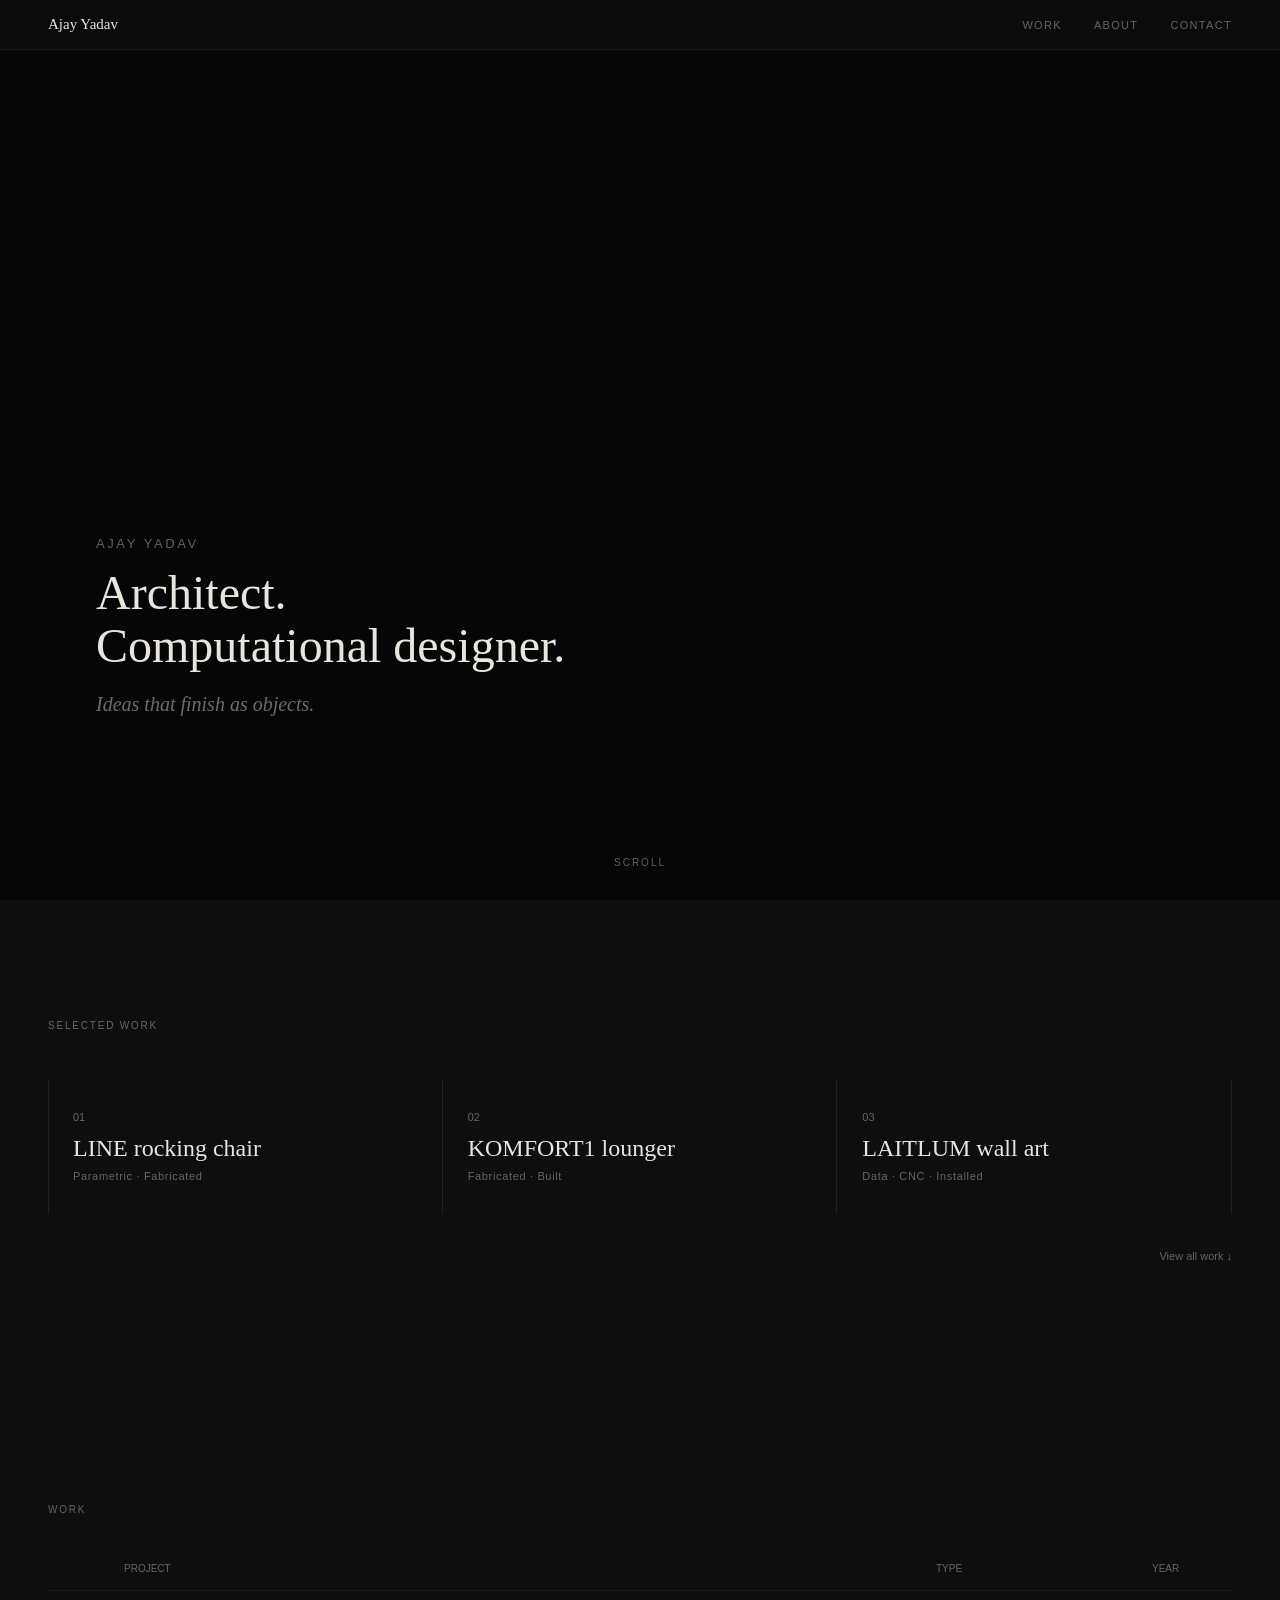
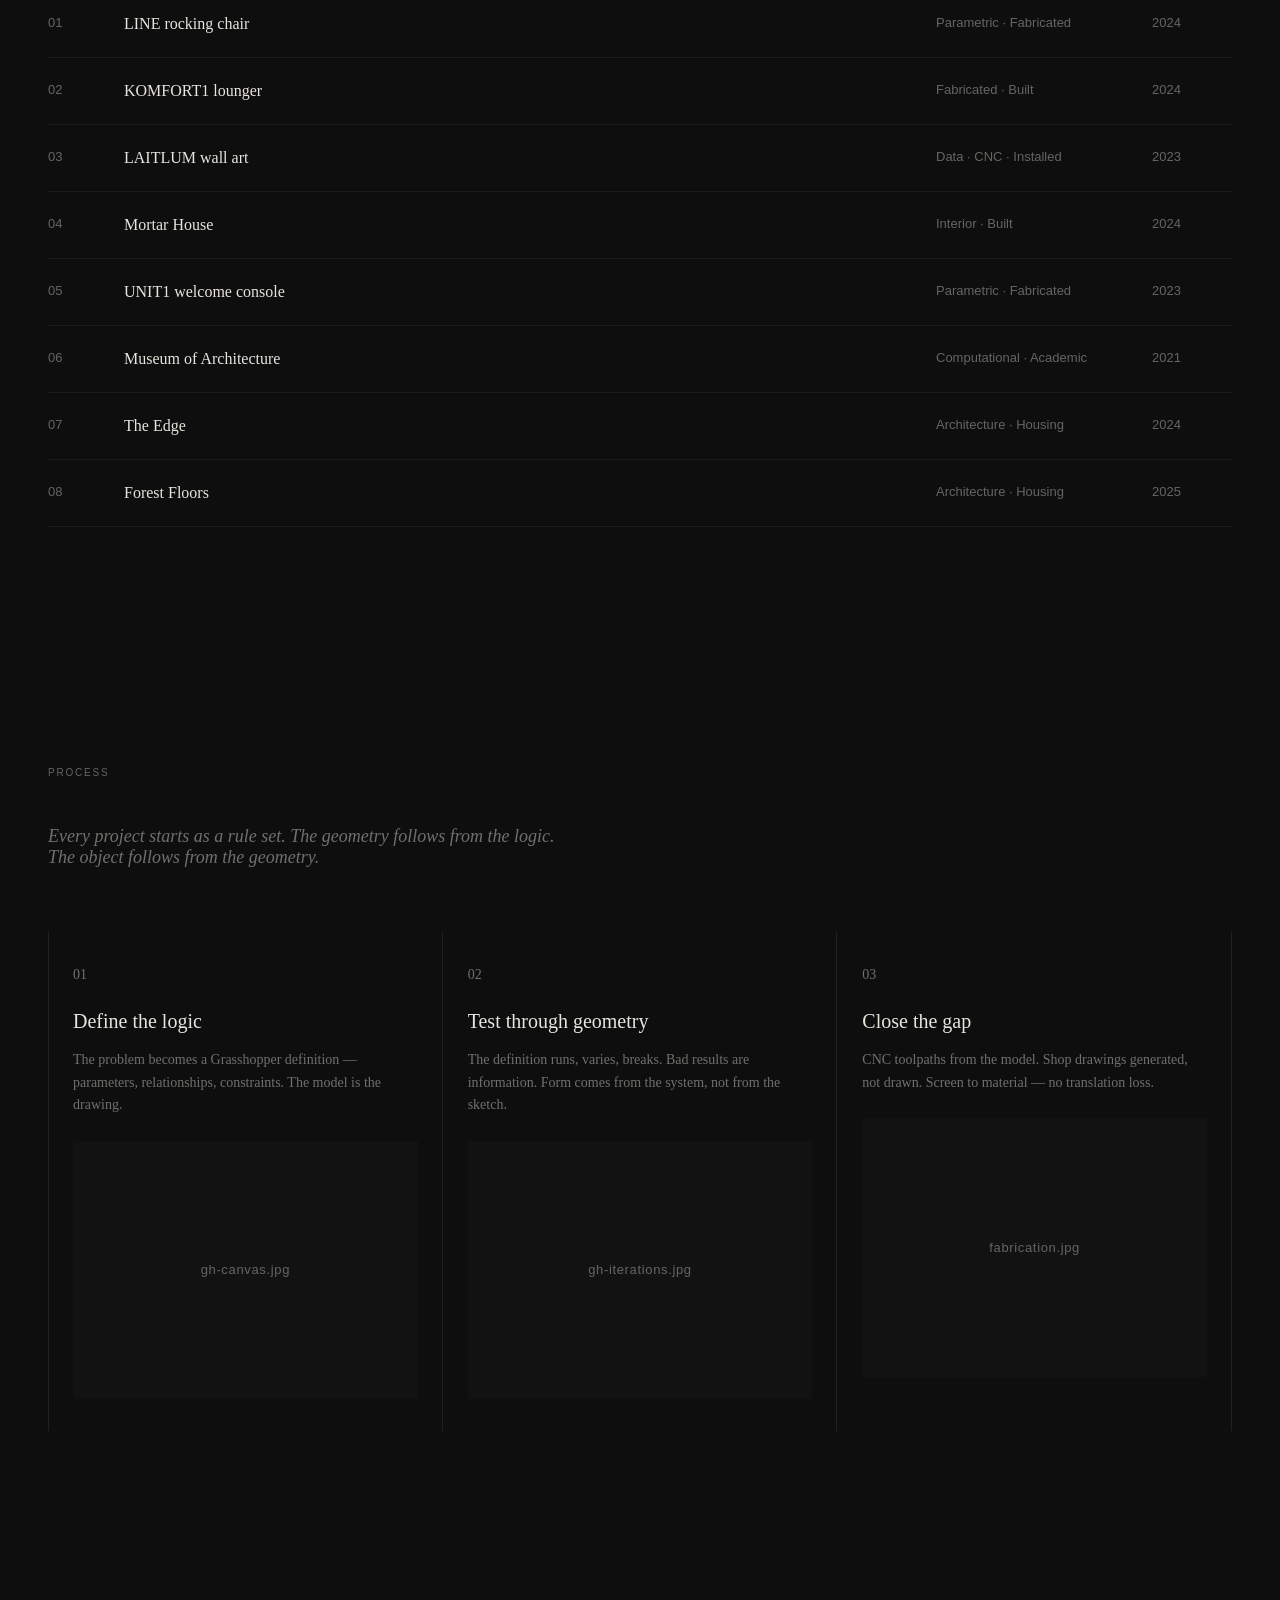
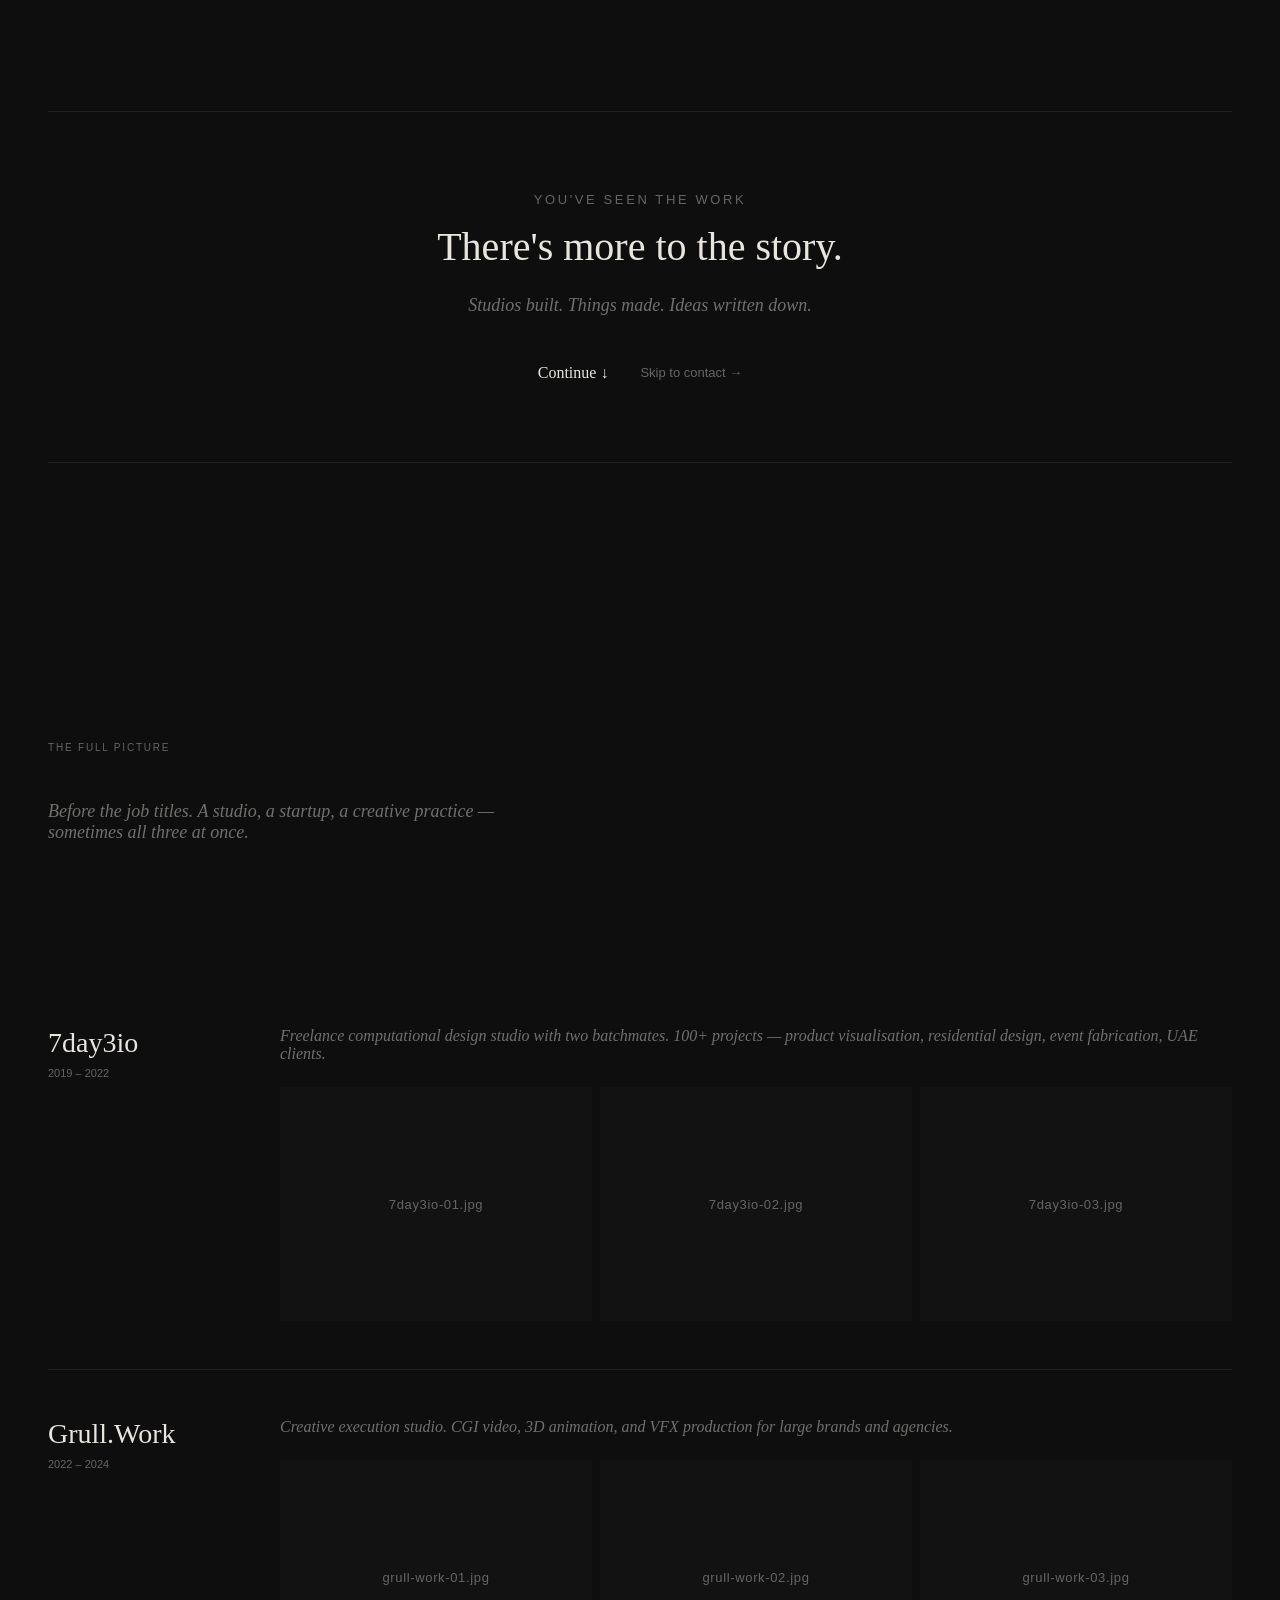
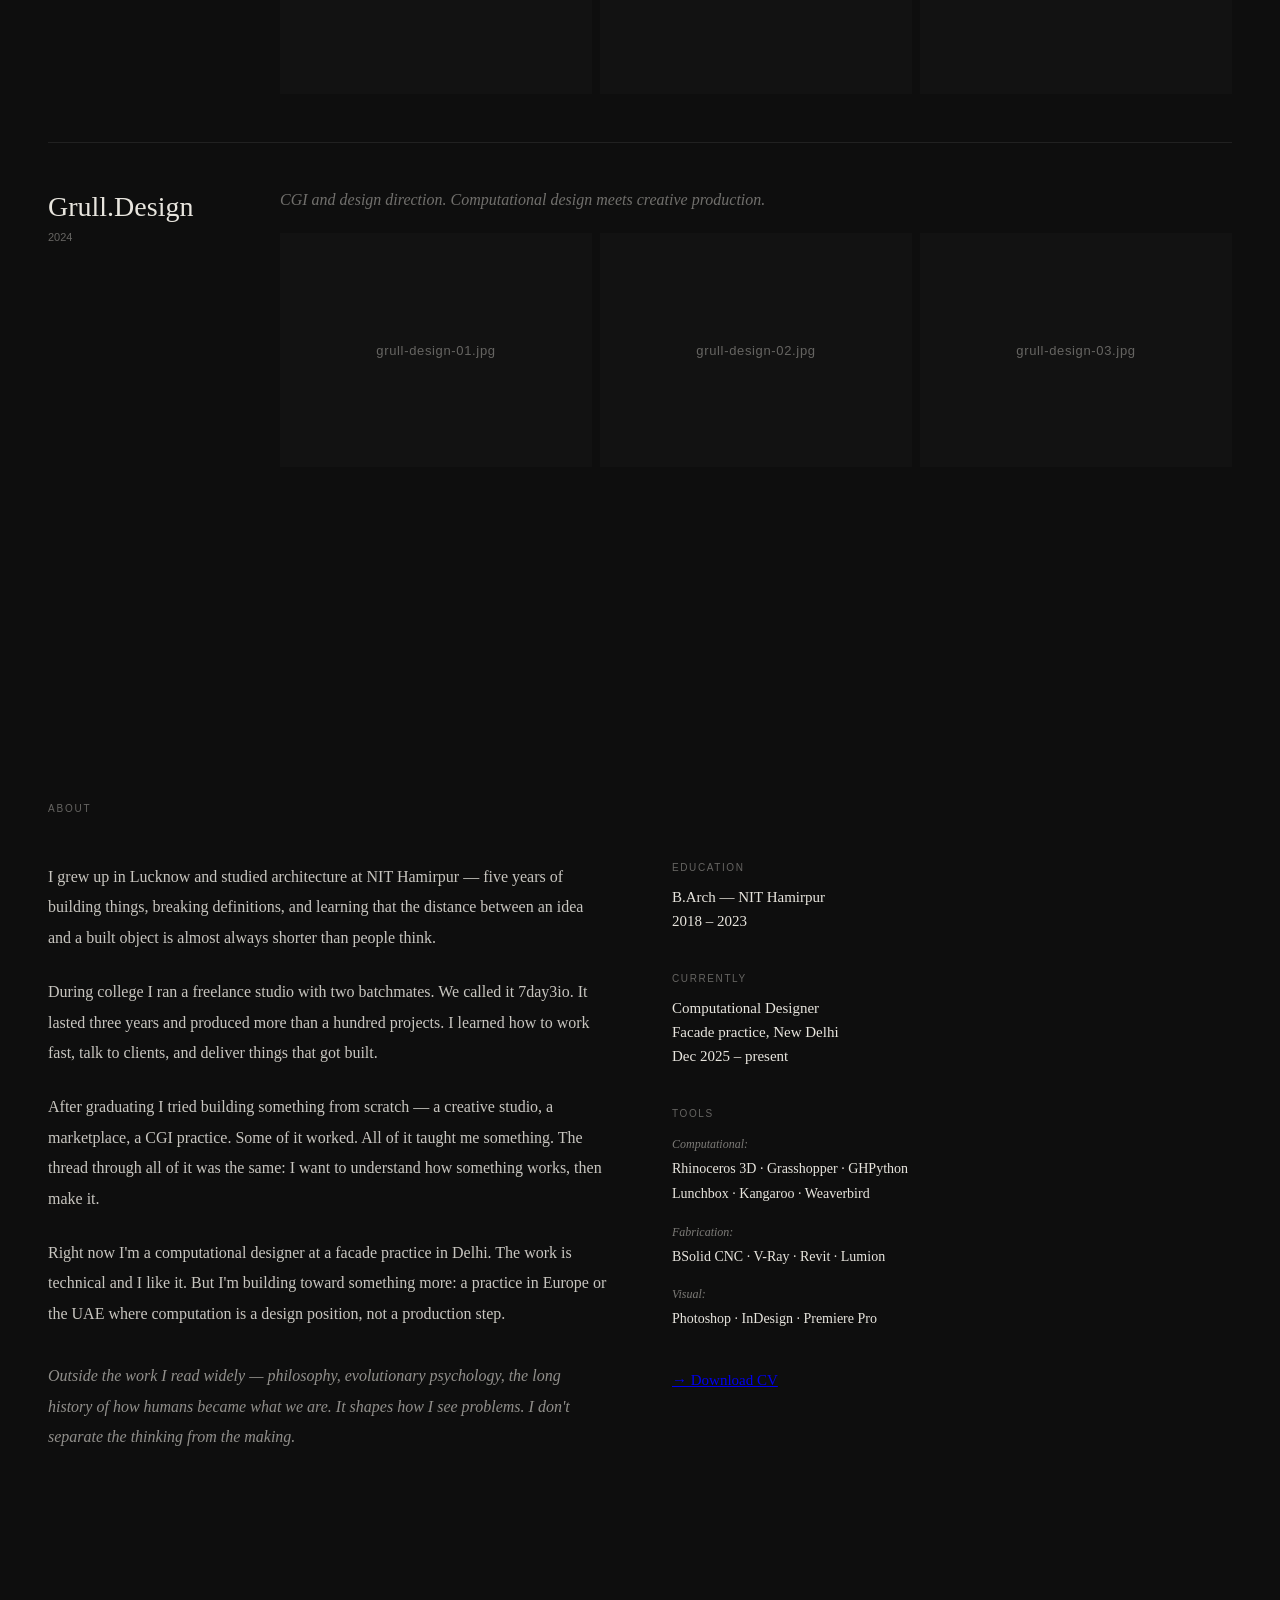
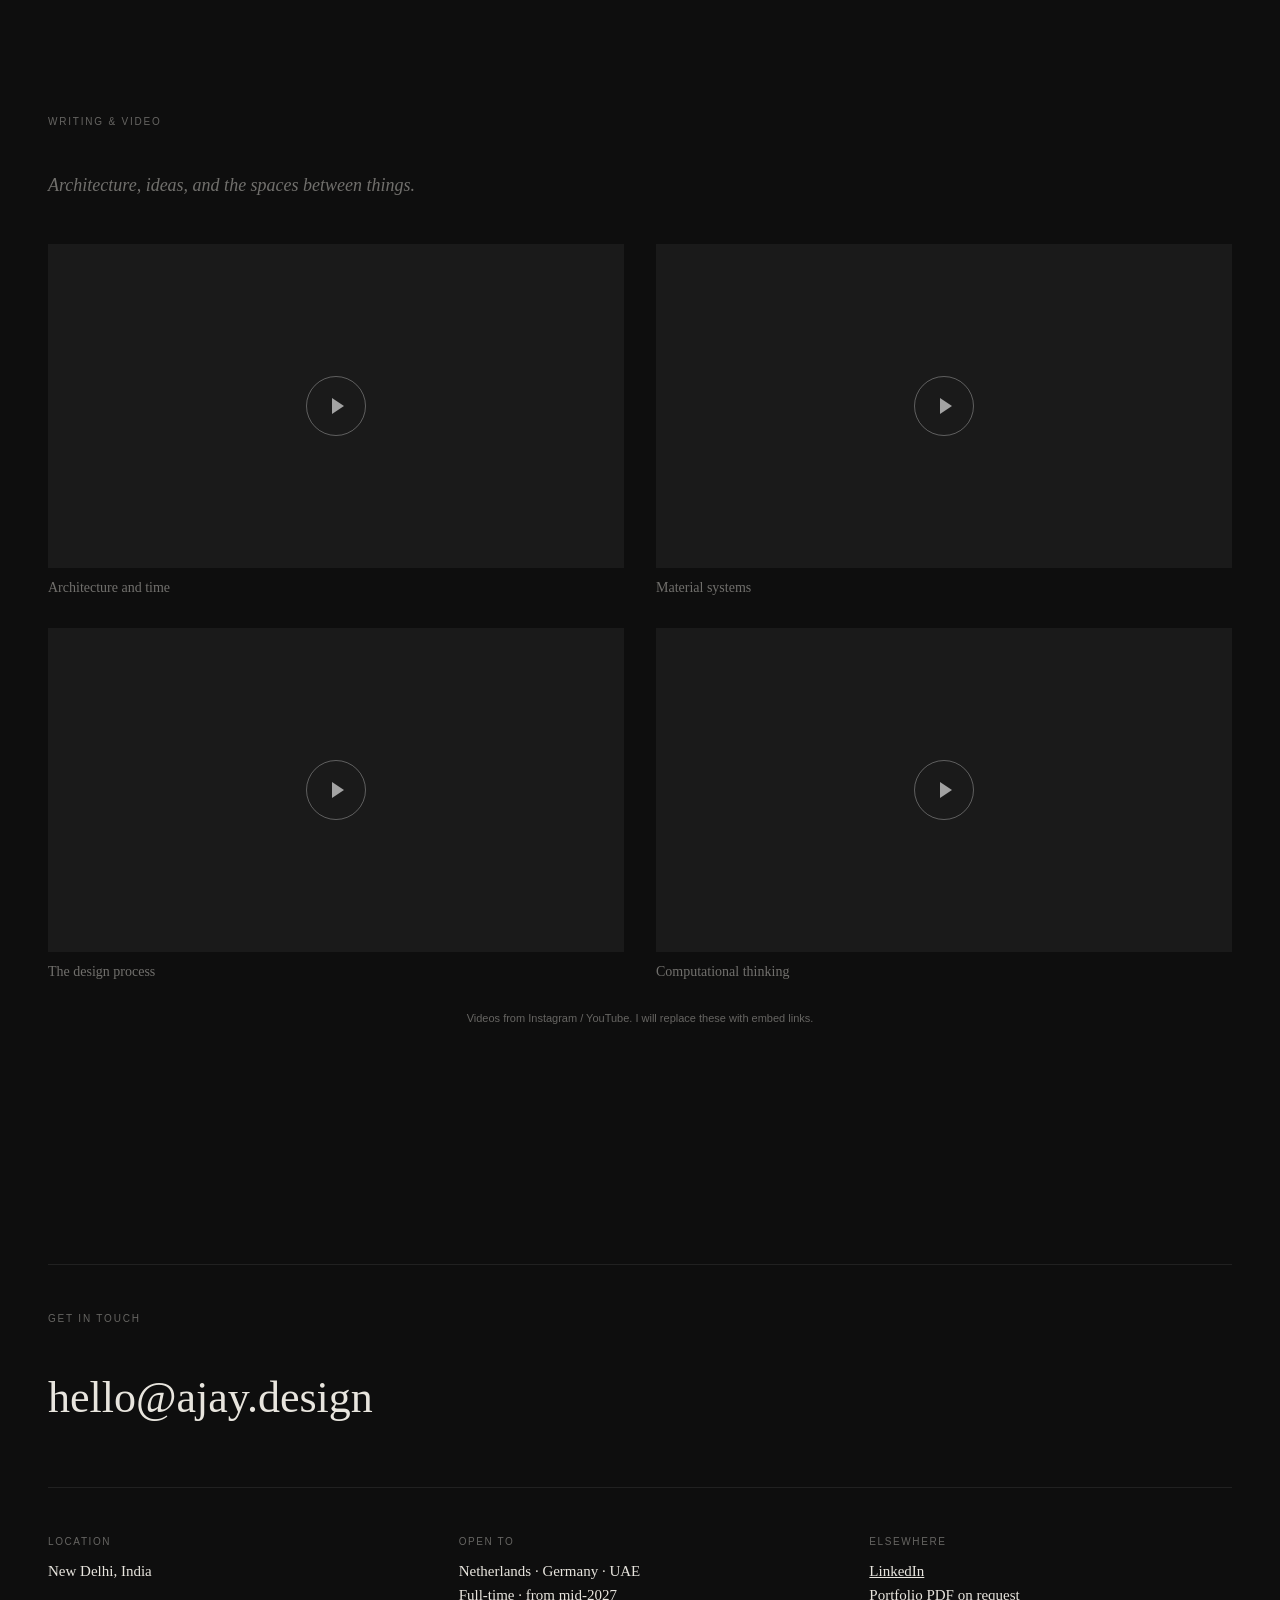
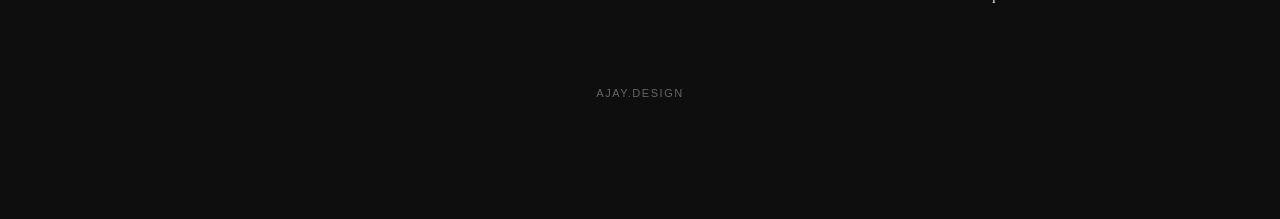
<file: ajay-portfolio-standalone.html>
<!DOCTYPE html>
<html lang="en">
<head>
    <meta charset="UTF-8">
    <meta name="viewport" content="width=device-width, initial-scale=1.0">
    <title>Ajay Yadav - Architect & Computational Designer</title>
    
    <style>
        * {
            margin: 0;
            padding: 0;
            box-sizing: border-box;
        }

        html {
            scroll-behavior: smooth;
        }

        body {
            margin: 0;
            font-family: -apple-system, BlinkMacSystemFont, "Segoe UI", "Roboto", "Oxygen", "Ubuntu", "Cantarell", "Fira Sans", "Droid Sans", "Helvetica Neue", sans-serif;
            -webkit-font-smoothing: antialiased;
            -moz-osx-font-smoothing: grayscale;
            background: #0E0E0E;
            color: #E8E5DE;
        }

        .app {
            background: #0E0E0E;
            min-height: 100vh;
        }

        /* Navigation */
        nav {
            position: fixed;
            top: 0;
            left: 0;
            right: 0;
            z-index: 50;
            background: rgba(14, 14, 14, 0.85);
            backdrop-filter: blur(12px);
            -webkit-backdrop-filter: blur(12px);
            border-bottom: 0.5px solid rgba(255, 255, 255, 0.06);
            transition: all 0.3s;
        }

        nav .nav-container {
            display: flex;
            align-items: center;
            justify-content: space-between;
            padding: 16px 48px;
        }

        nav .nav-logo {
            font-family: Georgia, serif;
            font-size: 15px;
            color: #E8E5DE;
            text-decoration: none;
            transition: opacity 0.2s;
        }

        nav .nav-logo:hover {
            opacity: 0.7;
        }

        nav .nav-links {
            display: flex;
            gap: 32px;
        }

        nav .nav-link {
            font-family: Arial, sans-serif;
            font-size: 11px;
            text-transform: uppercase;
            letter-spacing: 0.12em;
            color: #E8E5DE;
            opacity: 0.4;
            background: none;
            border: none;
            cursor: pointer;
            transition: opacity 0.2s;
            text-decoration: none;
        }

        nav .nav-link:hover {
            opacity: 1;
        }

        /* Hero Section */
        .hero-section {
            position: relative;
            height: 100vh;
            display: flex;
            align-items: flex-end;
            padding-top: 60px;
        }

        .hero-video {
            position: absolute;
            top: 0;
            left: 0;
            width: 100%;
            height: 100%;
            object-fit: cover;
            z-index: 1;
        }

        .hero-overlay {
            position: absolute;
            top: 0;
            left: 0;
            width: 100%;
            height: 100%;
            background: rgba(0, 0, 0, 0.6);
            z-index: 2;
        }

        .hero-content {
            position: relative;
            z-index: 3;
            padding: 0 48px 64px;
        }

        .hero-label {
            font-family: Arial, sans-serif;
            font-size: 13px;
            text-transform: uppercase;
            letter-spacing: 0.2em;
            color: #E8E5DE;
            opacity: 0.4;
            margin-bottom: 16px;
        }

        .hero-title {
            font-family: Georgia, serif;
            font-size: 48px;
            line-height: 1.1;
            color: #E8E5DE;
            font-weight: 400;
            margin-bottom: 20px;
        }

        .hero-subtitle {
            font-family: Georgia, serif;
            font-size: 20px;
            font-style: italic;
            color: #E8E5DE;
            opacity: 0.45;
        }

        .scroll-indicator {
            position: absolute;
            bottom: 32px;
            left: 50%;
            transform: translateX(-50%);
            z-index: 3;
            font-family: Arial, sans-serif;
            font-size: 10px;
            text-transform: uppercase;
            letter-spacing: 0.2em;
            color: #E8E5DE;
            opacity: 0.4;
            animation: pulse 2s infinite;
        }

        @keyframes pulse {
            0%, 100% { opacity: 0.2; }
            50% { opacity: 0.5; }
        }

        /* Common Section Styles */
        section {
            padding: 120px 48px;
        }

        .section-label {
            font-family: Arial, sans-serif;
            font-size: 10px;
            text-transform: uppercase;
            letter-spacing: 0.18em;
            color: #E8E5DE;
            opacity: 0.4;
            margin-bottom: 48px;
        }

        /* Selected Work */
        .work-grid {
            display: grid;
            grid-template-columns: repeat(3, 1fr);
            gap: 1px;
            border-left: 0.5px solid rgba(255, 255, 255, 0.08);
        }

        .work-item {
            padding: 32px 24px;
            border-right: 0.5px solid rgba(255, 255, 255, 0.08);
            cursor: pointer;
            transition: opacity 0.2s;
        }

        .work-item:hover {
            opacity: 0.6;
        }

        .work-number {
            font-family: Arial, sans-serif;
            font-size: 11px;
            color: #E8E5DE;
            opacity: 0.4;
            margin-bottom: 12px;
        }

        .work-title {
            font-family: Georgia, serif;
            font-size: 24px;
            color: #E8E5DE;
            margin-bottom: 8px;
            font-weight: 400;
        }

        .work-type {
            font-family: Arial, sans-serif;
            font-size: 11px;
            color: #E8E5DE;
            opacity: 0.4;
            letter-spacing: 0.06em;
        }

        .view-all {
            text-align: right;
            margin-top: 32px;
        }

        .view-all button {
            font-family: Arial, sans-serif;
            font-size: 11px;
            color: #E8E5DE;
            opacity: 0.4;
            background: none;
            border: none;
            cursor: pointer;
            transition: opacity 0.2s;
        }

        .view-all button:hover {
            opacity: 0.7;
        }

        /* Work List Table */
        .work-table {
            overflow-x: auto;
        }

        .table-header {
            display: grid;
            grid-template-columns: 60px 1fr 200px 80px;
            gap: 16px;
            padding-bottom: 16px;
            border-bottom: 0.5px solid rgba(255, 255, 255, 0.14);
            font-family: Arial, sans-serif;
            font-size: 10px;
            text-transform: uppercase;
            color: #E8E5DE;
            opacity: 0.4;
        }

        .table-row {
            display: grid;
            grid-template-columns: 60px 1fr 200px 80px;
            gap: 16px;
            padding: 24px 0;
            border-bottom: 0.5px solid rgba(255, 255, 255, 0.06);
            cursor: pointer;
            transition: opacity 0.2s;
        }

        .table-row:hover {
            opacity: 0.6;
        }

        .table-cell {
            font-family: Arial, sans-serif;
            font-size: 13px;
            color: #E8E5DE;
            opacity: 0.4;
        }

        .table-cell.project-name {
            font-family: Georgia, serif;
            font-size: 16px;
            opacity: 1;
        }

        /* Process Section */
        .process-intro {
            font-family: Georgia, serif;
            font-size: 18px;
            font-style: italic;
            color: #E8E5DE;
            opacity: 0.45;
            max-width: 520px;
            margin-bottom: 64px;
        }

        .process-grid {
            display: grid;
            grid-template-columns: repeat(3, 1fr);
            gap: 1px;
            border-left: 0.5px solid rgba(255, 255, 255, 0.08);
        }

        .process-step {
            padding: 32px 24px;
            border-right: 0.5px solid rgba(255, 255, 255, 0.08);
        }

        .process-step h3 {
            font-family: Georgia, serif;
            font-size: 20px;
            color: #E8E5DE;
            margin-bottom: 16px;
            font-weight: 400;
        }

        .process-step p {
            font-family: Georgia, serif;
            font-size: 14px;
            color: #E8E5DE;
            opacity: 0.45;
            line-height: 1.6;
            margin-bottom: 24px;
        }

        .image-placeholder {
            display: flex;
            align-items: center;
            justify-content: center;
            background: #1A1A1A;
            aspect-ratio: 4/3;
            font-family: Arial, sans-serif;
            font-size: 13px;
            color: #E8E5DE;
            opacity: 0.4;
            letter-spacing: 0.05em;
        }

        /* The Door Section */
        .door-section {
            padding: 160px 48px;
            text-align: center;
        }

        .door-rule {
            width: 100%;
            height: 0.5px;
            background: rgba(255, 255, 255, 0.08);
            margin-bottom: 80px;
        }

        .door-content {
            max-width: 600px;
            margin: 0 auto;
        }

        .door-title {
            font-family: Georgia, serif;
            font-size: 40px;
            line-height: 1.2;
            color: #E8E5DE;
            margin-bottom: 24px;
            font-weight: 400;
        }

        .door-subtitle {
            font-family: Georgia, serif;
            font-size: 18px;
            font-style: italic;
            color: #E8E5DE;
            opacity: 0.45;
            margin-bottom: 48px;
        }

        .door-buttons {
            display: flex;
            align-items: center;
            justify-content: center;
            gap: 32px;
        }

        .door-buttons button {
            font-family: Georgia, serif;
            font-size: 16px;
            color: #E8E5DE;
            background: none;
            border: none;
            cursor: pointer;
            text-decoration: none;
            transition: opacity 0.2s;
        }

        .door-buttons button:hover {
            opacity: 0.7;
            text-decoration: underline;
        }

        .door-buttons button.secondary {
            font-family: Arial, sans-serif;
            font-size: 13px;
            opacity: 0.4;
        }

        /* Studio Timeline */
        .studio-entry {
            display: grid;
            grid-template-columns: 200px 1fr;
            gap: 32px;
            margin-bottom: 48px;
            padding-bottom: 48px;
            border-bottom: 0.5px solid rgba(255, 255, 255, 0.08);
        }

        .studio-entry:last-child {
            border-bottom: none;
        }

        .studio-name {
            font-family: Georgia, serif;
            font-size: 28px;
            color: #E8E5DE;
            margin-bottom: 8px;
            font-weight: 400;
        }

        .studio-years {
            font-family: Arial, sans-serif;
            font-size: 11px;
            color: #E8E5DE;
            opacity: 0.4;
        }

        .studio-description {
            font-family: Georgia, serif;
            font-size: 16px;
            font-style: italic;
            color: #E8E5DE;
            opacity: 0.45;
            margin-bottom: 24px;
        }

        .studio-images {
            display: grid;
            grid-template-columns: repeat(3, 1fr);
            gap: 8px;
        }

        /* About Section */
        .about-grid {
            display: grid;
            grid-template-columns: repeat(2, 1fr);
            gap: 64px;
        }

        .about-text p {
            font-family: Georgia, serif;
            font-size: 16px;
            line-height: 1.9;
            color: #E8E5DE;
            opacity: 0.85;
            margin-bottom: 24px;
        }

        .about-text p.closing {
            font-style: italic;
            opacity: 0.6;
            margin-top: 32px;
        }

        .about-info-item {
            margin-bottom: 40px;
        }

        .about-info-label {
            font-family: Arial, sans-serif;
            font-size: 10px;
            text-transform: uppercase;
            letter-spacing: 0.16em;
            color: #E8E5DE;
            opacity: 0.4;
            margin-bottom: 12px;
        }

        .about-info-text {
            font-family: Georgia, serif;
            font-size: 15px;
            color: #E8E5DE;
            line-height: 1.6;
        }

        .tool-category {
            margin-bottom: 12px;
        }

        .tool-label {
            font-style: italic;
            opacity: 0.5;
            font-size: 12px;
        }

        /* Videos Section */
        .video-grid {
            display: grid;
            grid-template-columns: repeat(2, 1fr);
            gap: 32px;
            margin-bottom: 32px;
        }

        .video-item {
            cursor: pointer;
            transition: opacity 0.2s;
        }

        .video-item:hover {
            opacity: 0.7;
        }

        .video-placeholder {
            display: flex;
            align-items: center;
            justify-content: center;
            background: #1A1A1A;
            aspect-ratio: 16/9;
            margin-bottom: 12px;
        }

        .play-button {
            width: 60px;
            height: 60px;
            border-radius: 50%;
            border: 1px solid rgba(255, 255, 255, 0.3);
            display: flex;
            align-items: center;
            justify-content: center;
        }

        .play-icon {
            width: 0;
            height: 0;
            border-left: 12px solid rgba(255, 255, 255, 0.6);
            border-top: 8px solid transparent;
            border-bottom: 8px solid transparent;
            margin-left: 4px;
        }

        .video-title {
            font-family: Georgia, serif;
            font-size: 14px;
            color: #E8E5DE;
            opacity: 0.45;
        }

        .video-note {
            font-family: Arial, sans-serif;
            font-size: 11px;
            color: #E8E5DE;
            opacity: 0.4;
            text-align: center;
        }

        /* Contact Section */
        .contact-email {
            font-family: Georgia, serif;
            font-size: 44px;
            color: #E8E5DE;
            text-decoration: none;
            transition: opacity 0.2s;
            display: block;
            margin-bottom: 64px;
        }

        .contact-email:hover {
            opacity: 0.7;
        }

        .contact-grid {
            display: grid;
            grid-template-columns: repeat(3, 1fr);
            gap: 48px;
            padding-top: 48px;
            border-top: 0.5px solid rgba(255, 255, 255, 0.08);
        }

        .footer-text {
            text-align: center;
            padding-top: 80px;
            font-family: Arial, sans-serif;
            font-size: 11px;
            text-transform: uppercase;
            letter-spacing: 0.14em;
            color: #E8E5DE;
            opacity: 0.4;
        }

        /* Mobile Responsive */
        @media (max-width: 768px) {
            nav .nav-container {
                padding: 16px 24px;
            }

            section {
                padding: 80px 24px;
            }

            .hero-content {
                padding: 0 24px 48px;
            }

            .hero-title {
                font-size: 32px;
            }

            .work-grid,
            .process-grid,
            .studio-images,
            .about-grid,
            .video-grid,
            .contact-grid {
                grid-template-columns: 1fr;
            }

            .studio-entry {
                grid-template-columns: 1fr;
            }

            .door-title {
                font-size: 28px;
            }

            .contact-email {
                font-size: 28px;
            }
        }
    </style>
</head>
<body>
    <div class="app">
        <!-- Navigation -->
        <nav>
            <div class="nav-container">
                <a href="#" class="nav-logo">Ajay Yadav</a>
                <div class="nav-links">
                    <a href="#work" class="nav-link">Work</a>
                    <a href="#about" class="nav-link">About</a>
                    <a href="#contact" class="nav-link">Contact</a>
                </div>
            </div>
        </nav>

        <!-- Section 01 - Hero -->
        <section class="hero-section">
            <video class="hero-video" autoplay muted loop playsinline>
                <source src="https://www.w3schools.com/html/mov_bbb.mp4" type="video/mp4">
            </video>
            <div class="hero-overlay"></div>
            <div class="hero-content">
                <p class="hero-label">Ajay Yadav</p>
                <h1 class="hero-title">
                    Architect.<br>
                    Computational designer.
                </h1>
                <p class="hero-subtitle">Ideas that finish as objects.</p>
            </div>
            <div class="scroll-indicator">scroll</div>
        </section>

        <!-- Section 02 - Selected Work -->
        <section>
            <p class="section-label">Selected Work</p>
            <div class="work-grid">
                <div class="work-item">
                    <p class="work-number">01</p>
                    <h3 class="work-title">LINE rocking chair</h3>
                    <p class="work-type">Parametric · Fabricated</p>
                </div>
                <div class="work-item">
                    <p class="work-number">02</p>
                    <h3 class="work-title">KOMFORT1 lounger</h3>
                    <p class="work-type">Fabricated · Built</p>
                </div>
                <div class="work-item">
                    <p class="work-number">03</p>
                    <h3 class="work-title">LAITLUM wall art</h3>
                    <p class="work-type">Data · CNC · Installed</p>
                </div>
            </div>
            <div class="view-all">
                <button onclick="document.getElementById('work').scrollIntoView({behavior: 'smooth'})">View all work ↓</button>
            </div>
        </section>

        <!-- Section 03 - Full Work List -->
        <section id="work">
            <p class="section-label">Work</p>
            <div class="work-table">
                <div class="table-header">
                    <div></div>
                    <div>Project</div>
                    <div>Type</div>
                    <div>Year</div>
                </div>
                <div class="table-row">
                    <div class="table-cell">01</div>
                    <div class="table-cell project-name">LINE rocking chair</div>
                    <div class="table-cell">Parametric · Fabricated</div>
                    <div class="table-cell">2024</div>
                </div>
                <div class="table-row">
                    <div class="table-cell">02</div>
                    <div class="table-cell project-name">KOMFORT1 lounger</div>
                    <div class="table-cell">Fabricated · Built</div>
                    <div class="table-cell">2024</div>
                </div>
                <div class="table-row">
                    <div class="table-cell">03</div>
                    <div class="table-cell project-name">LAITLUM wall art</div>
                    <div class="table-cell">Data · CNC · Installed</div>
                    <div class="table-cell">2023</div>
                </div>
                <div class="table-row">
                    <div class="table-cell">04</div>
                    <div class="table-cell project-name">Mortar House</div>
                    <div class="table-cell">Interior · Built</div>
                    <div class="table-cell">2024</div>
                </div>
                <div class="table-row">
                    <div class="table-cell">05</div>
                    <div class="table-cell project-name">UNIT1 welcome console</div>
                    <div class="table-cell">Parametric · Fabricated</div>
                    <div class="table-cell">2023</div>
                </div>
                <div class="table-row">
                    <div class="table-cell">06</div>
                    <div class="table-cell project-name">Museum of Architecture</div>
                    <div class="table-cell">Computational · Academic</div>
                    <div class="table-cell">2021</div>
                </div>
                <div class="table-row">
                    <div class="table-cell">07</div>
                    <div class="table-cell project-name">The Edge</div>
                    <div class="table-cell">Architecture · Housing</div>
                    <div class="table-cell">2024</div>
                </div>
                <div class="table-row">
                    <div class="table-cell">08</div>
                    <div class="table-cell project-name">Forest Floors</div>
                    <div class="table-cell">Architecture · Housing</div>
                    <div class="table-cell">2025</div>
                </div>
            </div>
        </section>

        <!-- Section 04 - Process -->
        <section>
            <p class="section-label">Process</p>
            <p class="process-intro">Every project starts as a rule set. The geometry follows from the logic. The object follows from the geometry.</p>
            <div class="process-grid">
                <div class="process-step">
                    <p class="work-number">01</p>
                    <h3>Define the logic</h3>
                    <p>The problem becomes a Grasshopper definition — parameters, relationships, constraints. The model is the drawing.</p>
                    <div class="image-placeholder">gh-canvas.jpg</div>
                </div>
                <div class="process-step">
                    <p class="work-number">02</p>
                    <h3>Test through geometry</h3>
                    <p>The definition runs, varies, breaks. Bad results are information. Form comes from the system, not from the sketch.</p>
                    <div class="image-placeholder">gh-iterations.jpg</div>
                </div>
                <div class="process-step">
                    <p class="work-number">03</p>
                    <h3>Close the gap</h3>
                    <p>CNC toolpaths from the model. Shop drawings generated, not drawn. Screen to material — no translation loss.</p>
                    <div class="image-placeholder">fabrication.jpg</div>
                </div>
            </div>
        </section>

        <!-- Section 05 - The Door -->
        <section class="door-section">
            <div class="door-rule"></div>
            <div class="door-content">
                <p class="hero-label">You've seen the work</p>
                <h2 class="door-title">There's more to the story.</h2>
                <p class="door-subtitle">Studios built. Things made. Ideas written down.</p>
                <div class="door-buttons">
                    <button onclick="document.getElementById('layer-2').scrollIntoView({behavior: 'smooth'})">Continue ↓</button>
                    <button class="secondary" onclick="document.getElementById('contact').scrollIntoView({behavior: 'smooth'})">Skip to contact →</button>
                </div>
            </div>
            <div class="door-rule" style="margin-top: 80px; margin-bottom: 0;"></div>
        </section>

        <!-- Section 06 - Layer 2 Begins -->
        <section id="layer-2">
            <p class="section-label">The Full Picture</p>
            <p class="process-intro">Before the job titles. A studio, a startup, a creative practice — sometimes all three at once.</p>
        </section>

        <!-- Section 07 - Studio Timeline -->
        <section style="padding-top: 0;">
            <div class="studio-entry">
                <div>
                    <h3 class="studio-name">7day3io</h3>
                    <p class="studio-years">2019 – 2022</p>
                </div>
                <div>
                    <p class="studio-description">Freelance computational design studio with two batchmates. 100+ projects — product visualisation, residential design, event fabrication, UAE clients.</p>
                    <div class="studio-images">
                        <div class="image-placeholder">7day3io-01.jpg</div>
                        <div class="image-placeholder">7day3io-02.jpg</div>
                        <div class="image-placeholder">7day3io-03.jpg</div>
                    </div>
                </div>
            </div>
            <div class="studio-entry">
                <div>
                    <h3 class="studio-name">Grull.Work</h3>
                    <p class="studio-years">2022 – 2024</p>
                </div>
                <div>
                    <p class="studio-description">Creative execution studio. CGI video, 3D animation, and VFX production for large brands and agencies.</p>
                    <div class="studio-images">
                        <div class="image-placeholder">grull-work-01.jpg</div>
                        <div class="image-placeholder">grull-work-02.jpg</div>
                        <div class="image-placeholder">grull-work-03.jpg</div>
                    </div>
                </div>
            </div>
            <div class="studio-entry">
                <div>
                    <h3 class="studio-name">Grull.Design</h3>
                    <p class="studio-years">2024</p>
                </div>
                <div>
                    <p class="studio-description">CGI and design direction. Computational design meets creative production.</p>
                    <div class="studio-images">
                        <div class="image-placeholder">grull-design-01.jpg</div>
                        <div class="image-placeholder">grull-design-02.jpg</div>
                        <div class="image-placeholder">grull-design-03.jpg</div>
                    </div>
                </div>
            </div>
        </section>

        <!-- Section 08 - About -->
        <section id="about">
            <p class="section-label">About</p>
            <div class="about-grid">
                <div class="about-text">
                    <p>I grew up in Lucknow and studied architecture at NIT Hamirpur — five years of building things, breaking definitions, and learning that the distance between an idea and a built object is almost always shorter than people think.</p>
                    <p>During college I ran a freelance studio with two batchmates. We called it 7day3io. It lasted three years and produced more than a hundred projects. I learned how to work fast, talk to clients, and deliver things that got built.</p>
                    <p>After graduating I tried building something from scratch — a creative studio, a marketplace, a CGI practice. Some of it worked. All of it taught me something. The thread through all of it was the same: I want to understand how something works, then make it.</p>
                    <p>Right now I'm a computational designer at a facade practice in Delhi. The work is technical and I like it. But I'm building toward something more: a practice in Europe or the UAE where computation is a design position, not a production step.</p>
                    <p class="closing">Outside the work I read widely — philosophy, evolutionary psychology, the long history of how humans became what we are. It shapes how I see problems. I don't separate the thinking from the making.</p>
                </div>
                <div>
                    <div class="about-info-item">
                        <p class="about-info-label">Education</p>
                        <div class="about-info-text">
                            B.Arch — NIT Hamirpur<br>
                            2018 – 2023
                        </div>
                    </div>
                    <div class="about-info-item">
                        <p class="about-info-label">Currently</p>
                        <div class="about-info-text">
                            Computational Designer<br>
                            Facade practice, New Delhi<br>
                            Dec 2025 – present
                        </div>
                    </div>
                    <div class="about-info-item">
                        <p class="about-info-label">Tools</p>
                        <div class="about-info-text" style="font-size: 14px; line-height: 1.8;">
                            <div class="tool-category">
                                <span class="tool-label">Computational:</span><br>
                                Rhinoceros 3D · Grasshopper · GHPython<br>
                                Lunchbox · Kangaroo · Weaverbird
                            </div>
                            <div class="tool-category">
                                <span class="tool-label">Fabrication:</span><br>
                                BSolid CNC · V-Ray · Revit · Lumion
                            </div>
                            <div class="tool-category">
                                <span class="tool-label">Visual:</span><br>
                                Photoshop · InDesign · Premiere Pro
                            </div>
                        </div>
                    </div>
                    <div>
                        <a href="#" class="nav-link" style="font-family: Georgia, serif; font-size: 15px; opacity: 1;">→ Download CV</a>
                    </div>
                </div>
            </div>
        </section>

        <!-- Section 09 - Videos -->
        <section>
            <p class="section-label">Writing & Video</p>
            <p class="process-intro" style="margin-bottom: 48px;">Architecture, ideas, and the spaces between things.</p>
            <div class="video-grid">
                <div class="video-item">
                    <div class="video-placeholder">
                        <div class="play-button">
                            <div class="play-icon"></div>
                        </div>
                    </div>
                    <p class="video-title">Architecture and time</p>
                </div>
                <div class="video-item">
                    <div class="video-placeholder">
                        <div class="play-button">
                            <div class="play-icon"></div>
                        </div>
                    </div>
                    <p class="video-title">Material systems</p>
                </div>
                <div class="video-item">
                    <div class="video-placeholder">
                        <div class="play-button">
                            <div class="play-icon"></div>
                        </div>
                    </div>
                    <p class="video-title">The design process</p>
                </div>
                <div class="video-item">
                    <div class="video-placeholder">
                        <div class="play-button">
                            <div class="play-icon"></div>
                        </div>
                    </div>
                    <p class="video-title">Computational thinking</p>
                </div>
            </div>
            <p class="video-note">Videos from Instagram / YouTube. I will replace these with embed links.</p>
        </section>

        <!-- Section 10 - Contact -->
        <section id="contact">
            <div class="door-rule" style="margin-bottom: 48px;"></div>
            <p class="section-label">Get in Touch</p>
            <a href="mailto:hello@ajay.design" class="contact-email">hello@ajay.design</a>
            <div class="contact-grid">
                <div>
                    <p class="about-info-label">Location</p>
                    <div class="about-info-text">New Delhi, India</div>
                </div>
                <div>
                    <p class="about-info-label">Open To</p>
                    <div class="about-info-text">
                        Netherlands · Germany · UAE<br>
                        Full-time · from mid-2027
                    </div>
                </div>
                <div>
                    <p class="about-info-label">Elsewhere</p>
                    <div class="about-info-text">
                        <a href="#" class="nav-link" style="color: #E8E5DE; opacity: 1; text-transform: none; letter-spacing: 0;">LinkedIn</a><br>
                        Portfolio PDF on request
                    </div>
                </div>
            </div>
            <div class="footer-text">ajay.design</div>
        </section>
    </div>
</body>
</html>
</file>
